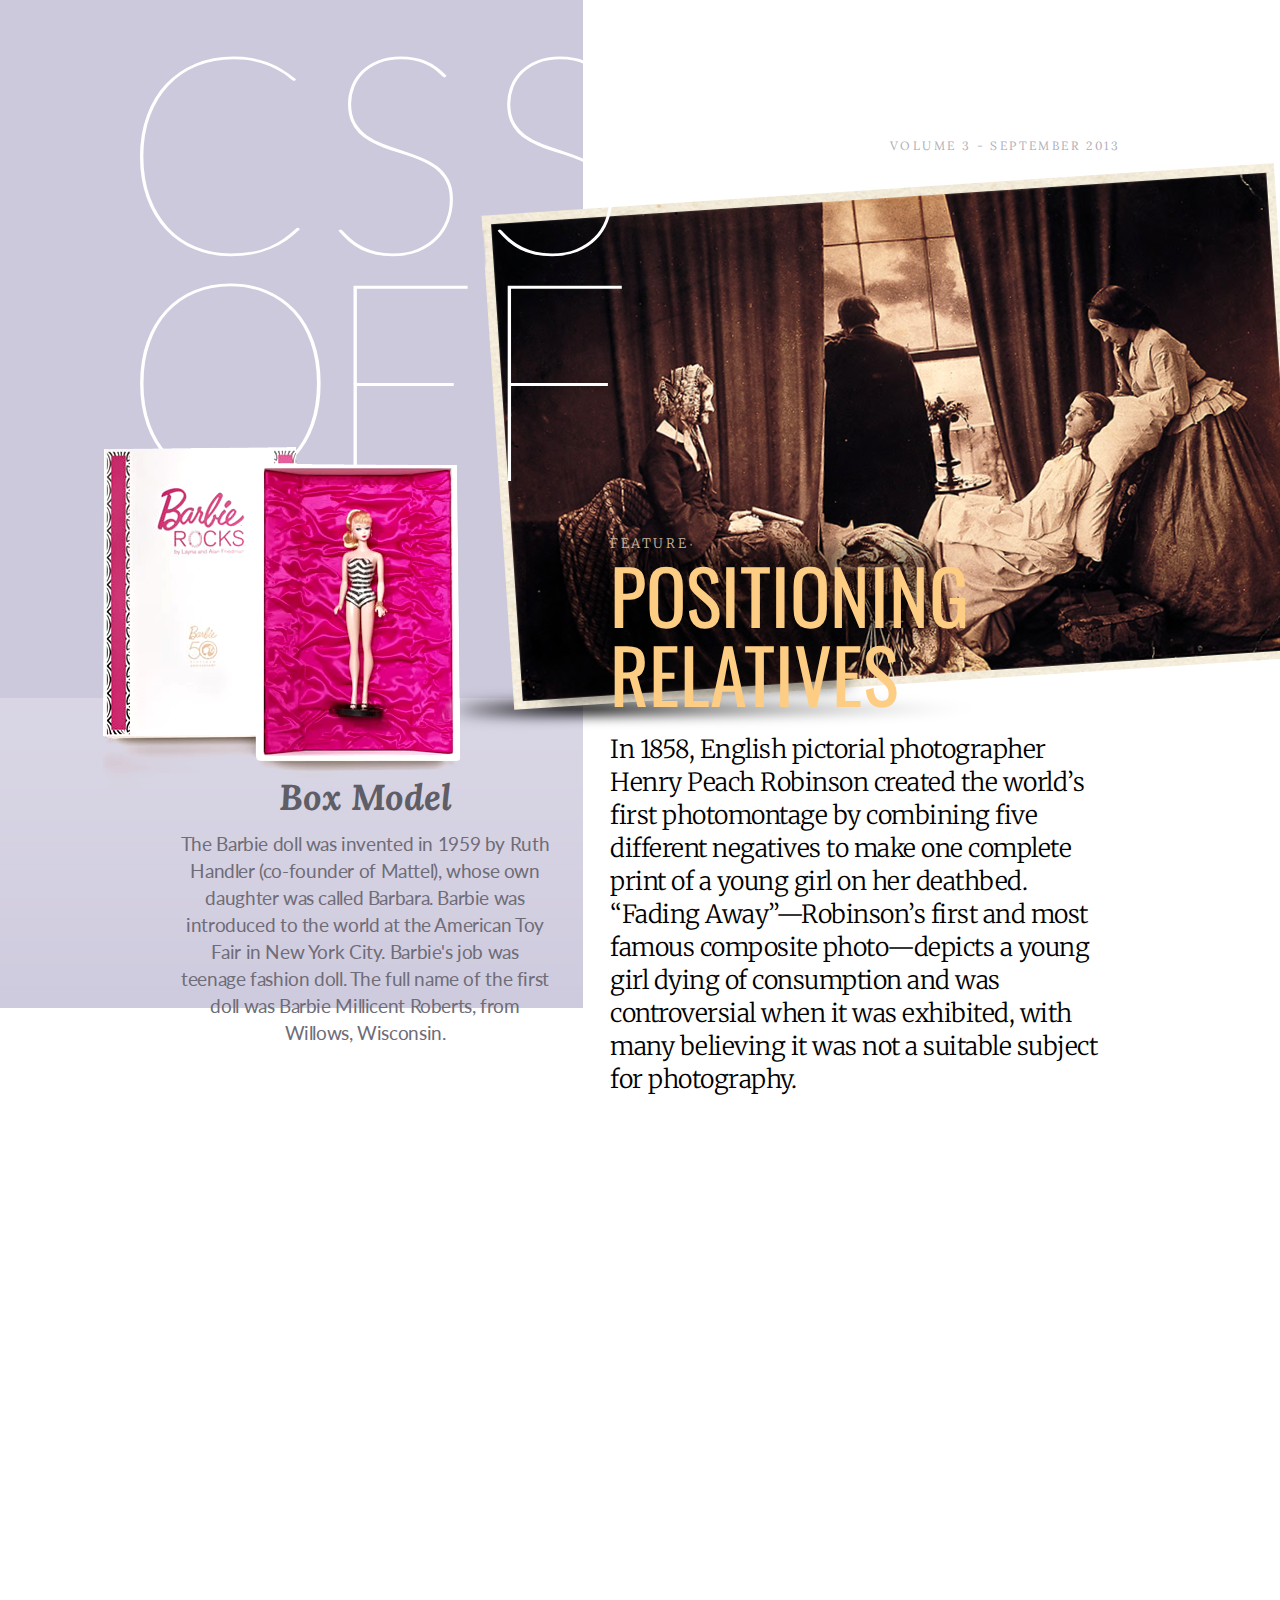
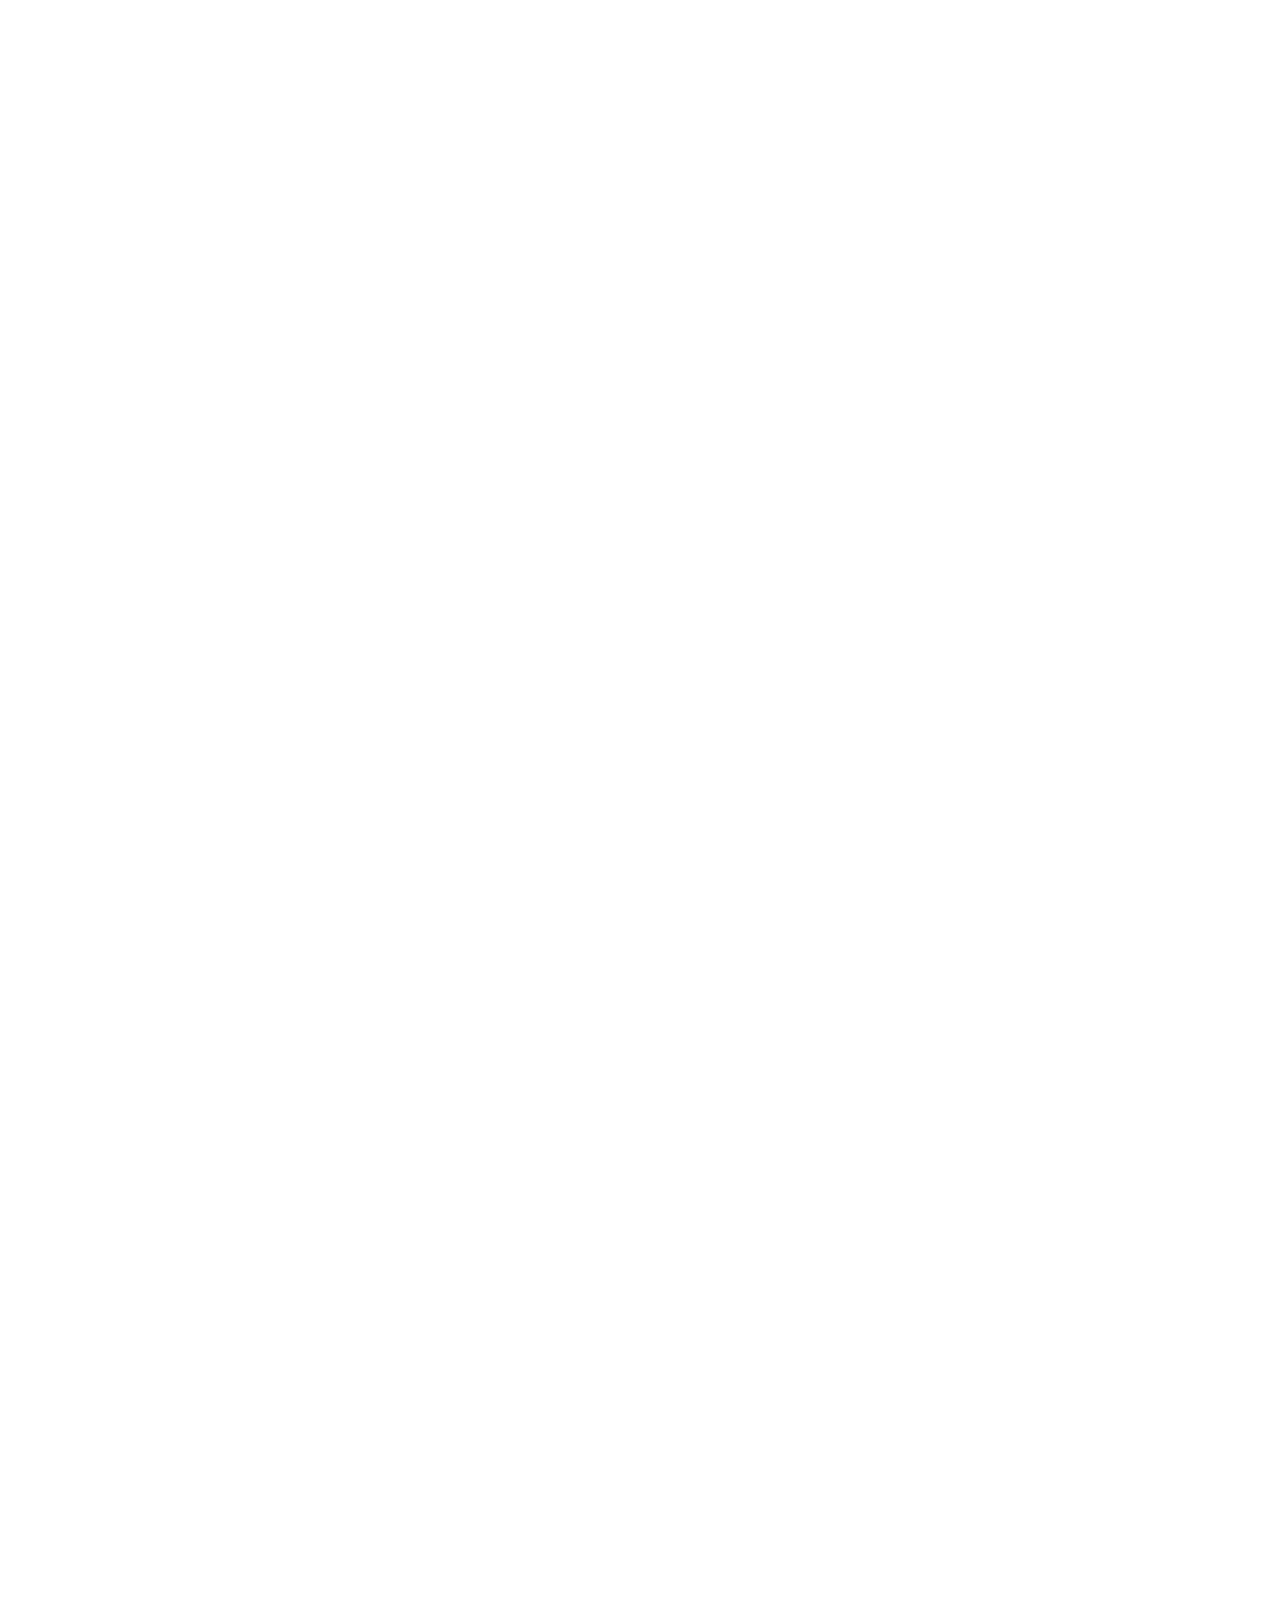
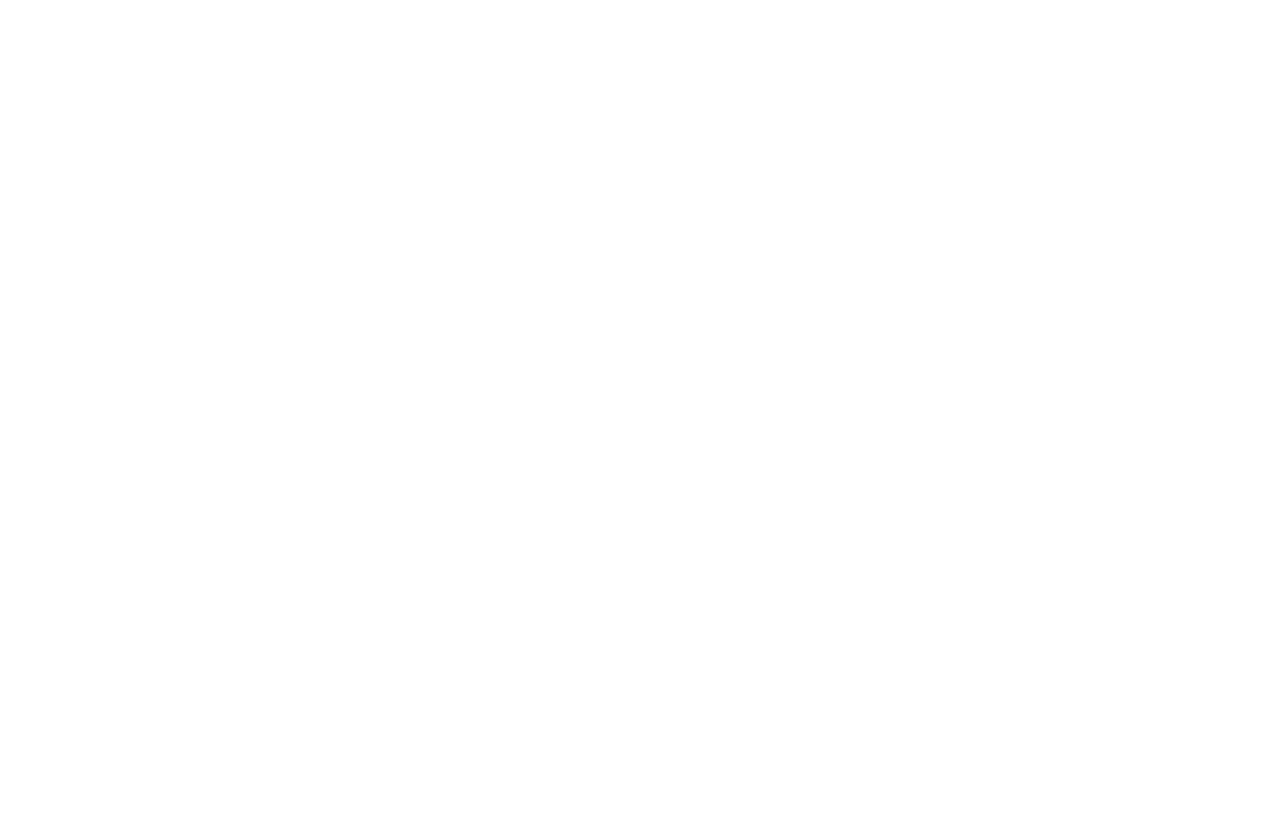
<file: index.html>
<!doctype html>
<html>
	<head>
		<meta charset="utf-8"> 
		<title>CSS OFF - Volume 3 - September 2013</title>
		<meta name="author" content="J. Thomas">
		<meta name="viewport" content="width=device-width, initial-scale=1.0">
		<link href="http://fonts.googleapis.com/css?family=Lato:100,400,700|Lora:400,400italic,700italic|Oswald:400|Merriweather:900,300" rel="stylesheet" type="text/css">
		<link rel="stylesheet" href="css/style.css" type="text/css">
		<!--[if IE 8]>
			<style type="text/css">
				header, aside, section, footer{ display: block;}
			</style>
			<script type="text/javascript">
				document.createElement('header');
				document.createElement('section');
				document.createElement('aside');
				document.createElement('footer');
				</script>
		<!--<![endif]-->
		<link rel="icon" href="favicon.ico">
	</head>
	<body>
		<div id="preview" style=""></div>
		<div id="masthead">
			<div id="title-background" class="animated"></div>
			<div id="barbie-background" class="animated"></div>
			<div class="wrap">
				<header>
					<h1 id="title" class="animated">CSS<br>O<span>f</span>f</h1>
					<p id="volume" class="animated">Volume 3 - September 2013</p>
				</header>
				<div id="feature">
					<div id="feature-image">
						<img class="animated" src="img/henry-peach-robinson-fading-away.png" alt="Henry Peach Robinson's painting 'Fading Away'">
					</div>
					<div id="feature-content">
						<p id="feature-label" class="animated">Feature</p>
						<h2 id="feature-title" class="animated">Positioning Relatives</h2>
						<p id="feature-text" class="animated">In 1858, English pictorial photographer Henry Peach Robinson created the world&rsquo;s first photomontage by combining five different negatives to make one complete print of a young girl on her deathbed. &ldquo;Fading Away&rdquo;&mdash;Robinson&rsquo;s first and most famous composite photo&mdash;depicts a young girl dying of consumption and was controversial when it was exhibited, with many believing it was not a suitable subject for photography.</p>
					</div>
				</div>
				<div id="barbie">
					<div id="barbie-image" class="animated">
						<img src="img/barbie-rocks-box.png" alt="Barbie Rocks box, with both the cover and the inside content">
					</div>
					<h3 id="barbie-title" class="animated">Box Model</h3>
					<p id="barbie-text" class="animated">The Barbie doll was invented in 1959 by Ruth Handler (co-founder of Mattel), whose own daughter was called Barbara. Barbie was introduced to the world at the American Toy Fair in New York City. Barbie's job was teenage fashion doll. The full name of the first doll was Barbie Millicent Roberts, from Willows, Wisconsin.</p>
				</div>
				<div style="clear: both;"></div>
			</div>
		</div>
		<div class="wrap">
			<aside id="staying-afloat">
				<h3 id="staying-afloat-title" class="animated">Staying afloat</h3>
				<p id="staying-afloat-text" class="animated">Lobsterman John Aldridge fell into the shark-infested water of Long Island while his crewmates were asleep. He was kept afloat for more than 12 hours by his rubber boots, which he used as flotation devices. The coast guard rescued him 43 miles south of Montauk where he fell off his vessel.</p>
				<img id="staying-afloat-image" class="animated" src="img/green-boots.png" alt="Green boots">
			</aside>
			<section id="bullets">
				<h2 id="bullets-title" class="animated">
					<strong>List style: bullets.</strong>
					<em>a round-up of popular ammunition</em>
				</h2>
				<ul id="bullets-list">
					<li>
						<img src="img/bullet-remington-69.png" alt="Remington bullet .223 69gr BTHP">
						<p>
							<span class="bullet-size"><span>.223</span></span>
							<span class="bullet-name"><span>Remington</span></span>
							<span class="bullet-weight"><span>69gr BTHP</span></span>
						</p>
					</li>
					<li>
						<img src="img/bullet-winchester-168.png" alt="Winchester bullet .308 168gr BTHP">
						<p>
							<span class="bullet-size"><span>.308</span></span>
							<span class="bullet-name"><span>Winchester</span></span>
							<span class="bullet-weight"><span>168gr BTHP</span></span>
						</p>
					</li>
					<li id="bullet-russian-154">
						<img src="img/bullet-russian-154.png" alt="Russian bullet 7.62×39mm 154gr JSP">
						<p>
							<span class="bullet-size"><span>7.62×39mm</span></span>
							<span class="bullet-name"><span>Russian</span></span>
							<span class="bullet-weight"><span>154gr JSP</span></span>
						</p>
					</li>
					<li id="bullet-thumper-220">
						<img src="img/bullet-thumper-220.png" alt="Thumper bullet 7.62 220gr RN">
						<p>
							<span class="bullet-size"><span>7.62</span></span>
							<span class="bullet-name"><span>Thumper</span></span>
							<span class="bullet-weight"><span>220gr RN</span></span>
						</p>
					</li>
					<li id="bullet-thumper-240">
						<img src="img/bullet-thumper-240.png" alt="Thumper bullet 7.62 240gr BTHP">
						<p>
							<span class="bullet-size"><span>7.62</span></span>
							<span class="bullet-name"><span>Thumper</span></span>
							<span class="bullet-weight"><span>240gr BTHP</span></span>
						</p>
					</li>
				</ul>
			</section>
			<section id="abbey-road">
				<h2 id="abbey-road-title" class="animated">Displaying (famous) blocks</h2>
				<div id="abbey-road-image" class="animated">
					<a id="abbey-road-map" class="animated">
						<img src="img/map.png" alt="Abbey Road map excerpt">
					</a>
					<img src="img/abbey-road-cover.png" alt="The Beatles' 'Abbey Road' album cover">
				</div>
				<p id="abbey-road-text" class="animated">
					Abbey Road is a thoroughfare located in the borough of Camden and the City of Westminster in London, running roughly northwest to southeast through St. John&rsquo;s Wood, near Lord&rsquo;s Cricket Ground. It is part of the B507. This road is best known for the Abbey Road Studios and the 1969 album, Abbey Road, by The Beatles.
					<small>Photo: <a href="goo.gl/h44dc9">goo.gl/h44dc9</a></small>
				</p>
			</section>
			<section id="immigration">
				<div id="immigration-people">
					<img src="img/person-italian.png" alt="Italian male">
					<img src="img/person-indian.png" alt="Indian female">
					<img src="img/person-asian.png" alt="Asian male">
					<img src="img/person-blonde.png" alt="Blonde female">
				</div>
				<h2 id="immigration-title" class="animated">Border Bottom Line</h2>
				<h3 id="immigration-subtitle" class="animated">Awful immigration laws from around the world.</h3>
				<div id="immigration-content">
					<p><strong>Italy</strong> penalizes illegal immigrants with a fine of &euro;5,000-10,000 and allows immigration officials to detain them for up to 6 months.</p>
					<p><strong>Switzerland</strong> immediately deports all convicted criminals from other countries and potentially even their family members.</p>
					<p><strong>Australia</strong> detains all non-citizens without a valid visa.</p>
					<p><strong>Japan</strong> is allowed to pay $3,000 to each unemployed Latin American immigrant of Japanese descent and $2,000 to each of that unemployed worker&rsquo;s family members to return to their country of origin.</p>
					<p id="immigration-last">The <strong>United Arab Emirates</strong> prohibits foreigners from engaging in any sort of labor union-like activity, resulting in harsh living conditions, 80-hour work weeks, back-breaking manual labor, and below-minimum-wage pay.</p>
				</div>
			</section>
			<section id="transformers" class="animated">
				<div id="transformers-image">
					<img class="animated" src="img/transformers-bluray-box.png" alt="'Transformers: Revenge of the Fallen' Bluray box">
				</div>
				<h3 id="transformers-title" class="animated"><span class="animated">Transformers</span> <em class="animated">Revenge of the fallen</em></h3>
				<p id="transformers-summary" class="animated">A noisy, underplotted, and overlong special effects extravaganza that lacks a human touch.</p>
				<div id="transformers-rating" class="animated">
					<p id="transformers-rating-label">Rotten Tomato <span>Rating</span></p>
					<strong id="transformers-rating-value">20<span>%</span></strong>
					<div id="transformers-rating-bar">
						<p id="transformers-rating-bar-value" class="animated"><span class="animated">20%</span></p>
					</div>
				</div>
				<div id="transformers-ticket">
					<h4 id="transformers-ticket-title" class="animated"><span>World premiere</span></h4>
					<p id="transformers-ticket-venue">Den Haag Theatre</p>
					<p id="transformers-ticket-location">The Netherlands</p>
					<p id="transformers-ticket-date">June 23, 2011</p>
				</div>
			</section>
			<section id="overflow">
				<h2 id="overflow-title" class="animated"><img src="img/overflow.png" alt="'Overflow' text floating in water"></h2>
				<div id="overflow-content">
					<p>On the night of Aug 8, 1975, a line of people frantically piled sandbags atop Henan Province's Banqiao Dam while being battered by the worst storm ever recorded in the region. They were in a race with the rapidly rising Ru River to save the dam and the millions of people that lay sleeping downstream. It was a race they were about to lose.</p>
					<p>Just after 1:00 am, the sky cleared and stars emerged from behind the storm clouds. There was an eerie calm as someone yelled, &quot;The water level is going down! The flood is retreating!&quot;</p>
					<p id="overflow-last">There was little chance to enjoy that calm. One survivor recalled that a few seconds later it &quot;sounded like the sky was collapsing and the earth was cracking.&quot; The equivalent of 280,000 Olympic-sized swimming pools burst through the crumbling dam, taking with it entire towns and as many as 171,000 lives.</p>
				</div>
			</section>
			<footer class="animated">
				<p class="animated"><strong>2013 CSSOff</strong>, Volume 3</p>
				<address class="animated">
					<strong>Route Gregory</strong>, Building 31<br>
					01630 Pr&eacute;vessin-Mo&euml;ns, France<br>
					+41 22 767 61 11
				</address>
			</footer>
		</div>
		<script src="js/jquery-1.10.2.min.js"></script>
		<script src="js/scripts.js"></script>
	</body>
</html>
</file>
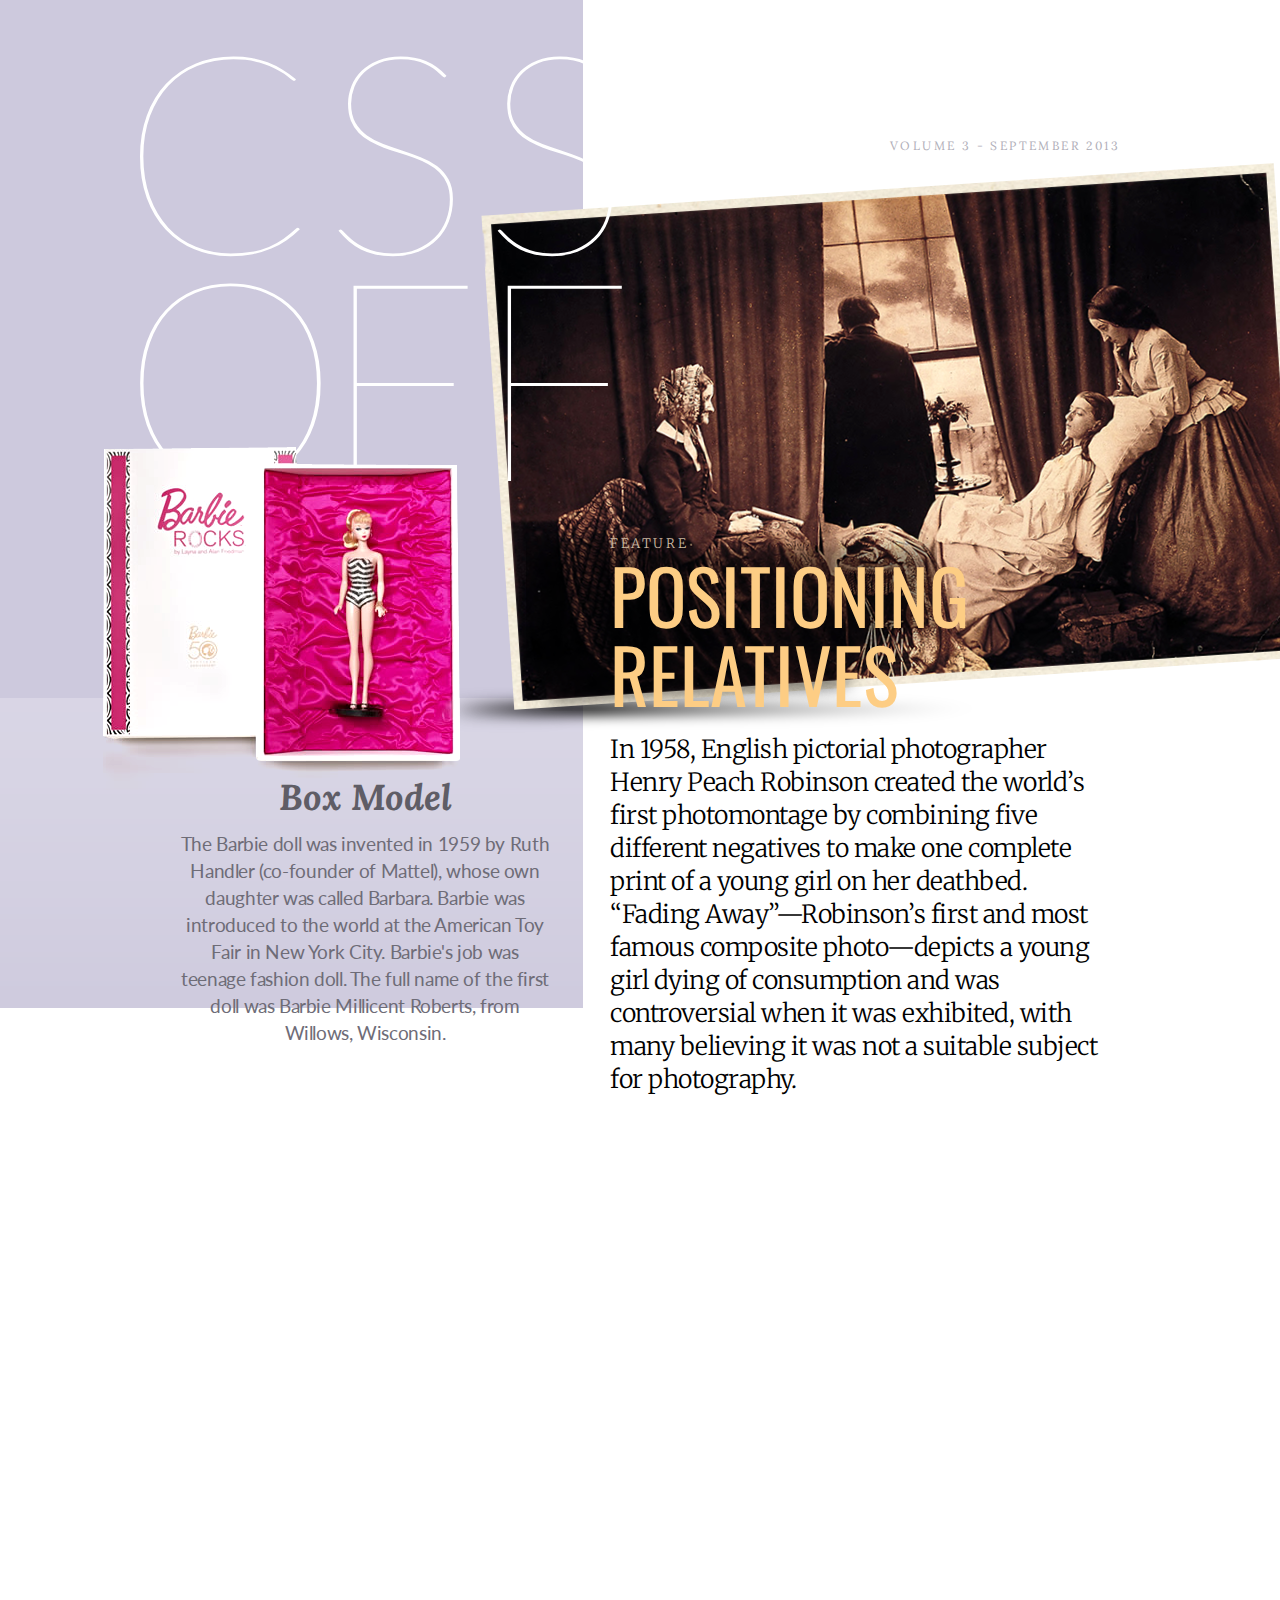
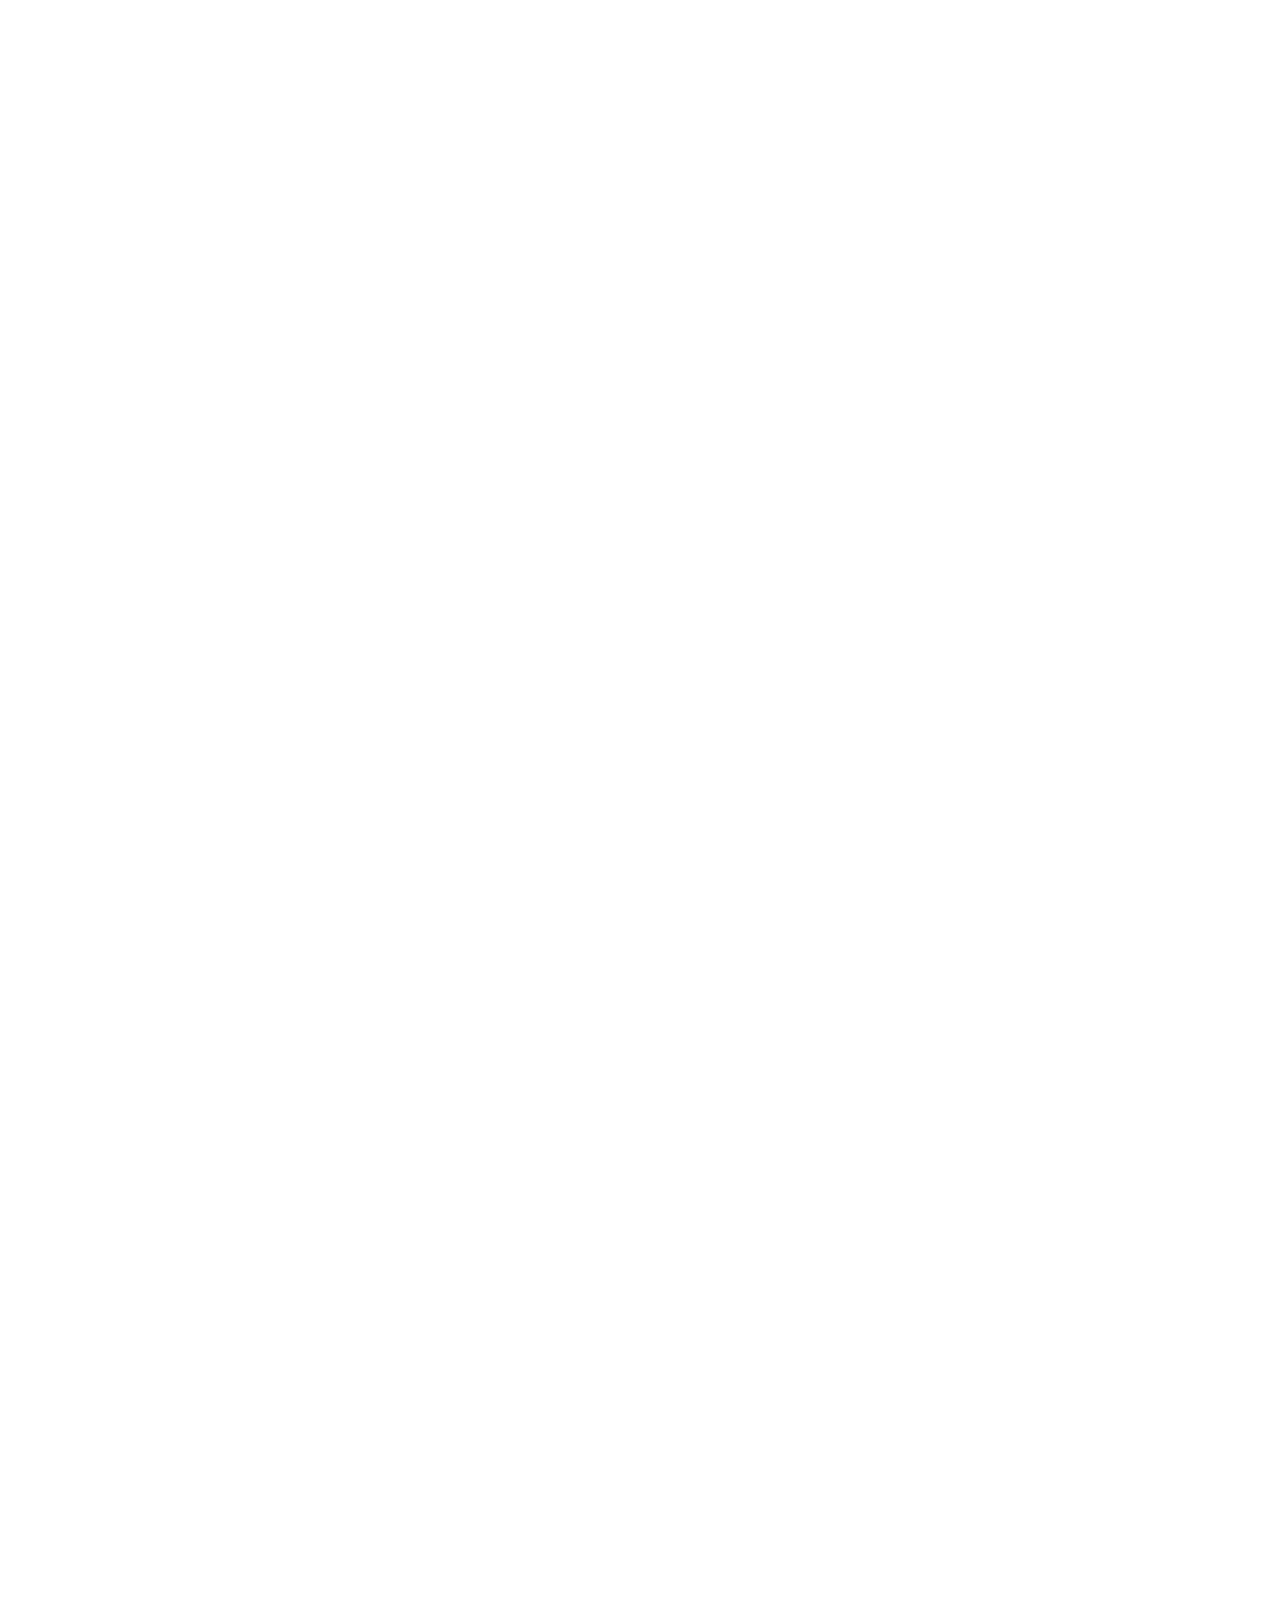
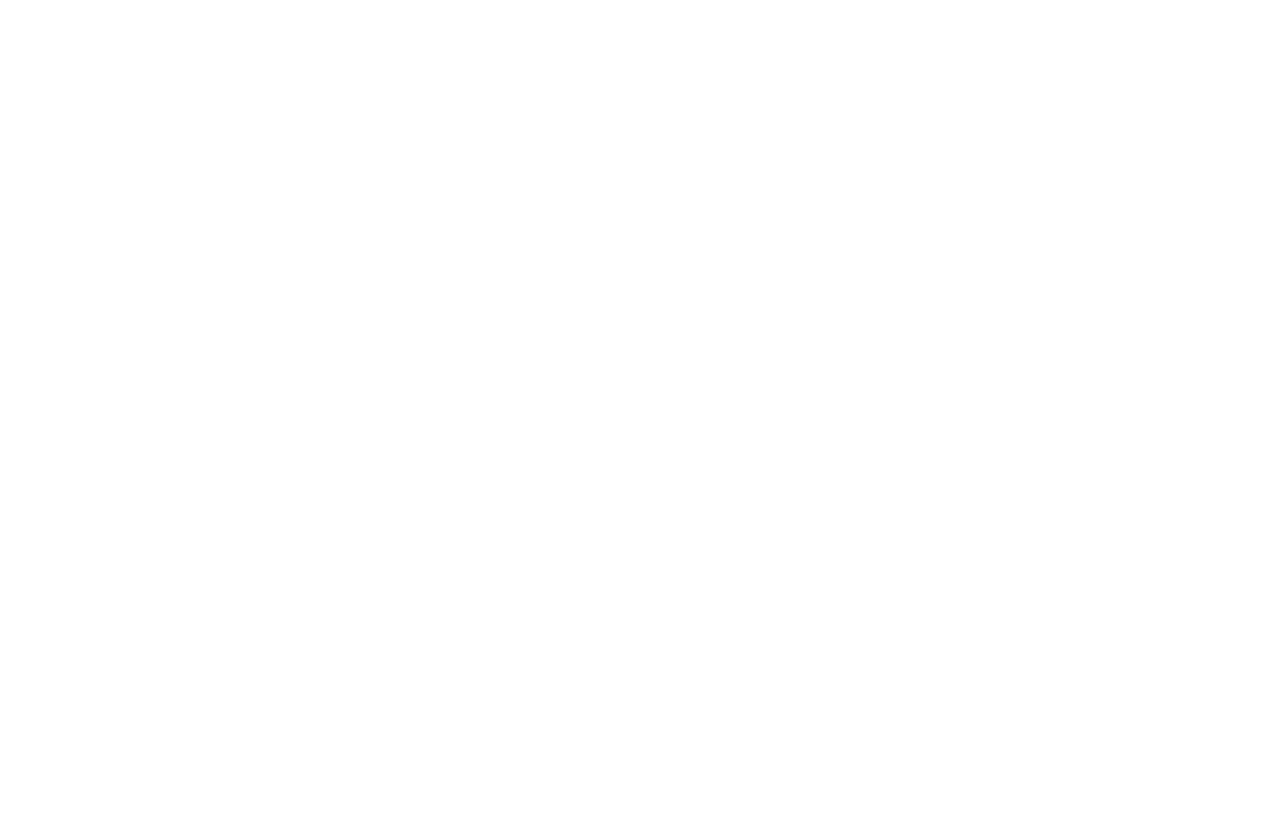
<file: css-off-2013.html>
<!doctype html>
<html>
	<head>
		<meta charset="utf-8"> 
		<title>CSS OFF - Volume 3 - September 2013</title>
		<meta name="author" content="J. Thomas">
		<meta name="viewport" content="width=device-width, initial-scale=1.0">
		<link href="http://fonts.googleapis.com/css?family=Lato:100,400,700|Lora:400,400italic,700italic|Oswald:400|Merriweather:900,300" rel="stylesheet" type="text/css">
		<link rel="stylesheet" href="css/style.css" type="text/css">
		<!--[if IE 8]>
			<style type="text/css">
				header, aside, section, footer{ display: block;}
			</style>
			<script type="text/javascript">
				document.createElement('header');
				document.createElement('section');
				document.createElement('aside');
				document.createElement('footer');
				</script>
		<!--<![endif]-->
		<link rel="icon" href="favicon.ico">
	</head>
	<body>
		<div id="preview" style=""></div>
		<div id="masthead">
			<div id="title-background" class="animated"></div>
			<div id="barbie-background" class="animated"></div>
			<div class="wrap">
				<header>
					<h1 id="title" class="animated">CSS<br>O<span>f</span>f</h1>
					<p id="volume" class="animated">Volume 3 - September 2013</p>
				</header>
				<div id="feature">
					<div id="feature-image">
						<img class="animated" src="img/henry-peach-robinson-fading-away.png" alt="Henry Peach Robinson's painting 'Fading Away'">
					</div>
					<div id="feature-content">
						<p id="feature-label" class="animated">Feature</p>
						<h2 id="feature-title" class="animated">Positioning Relatives</h2>
						<p id="feature-text" class="animated">In 1958, English pictorial photographer Henry Peach Robinson created the world&rsquo;s first photomontage by combining five different negatives to make one complete print of a young girl on her deathbed. &ldquo;Fading Away&rdquo;&mdash;Robinson&rsquo;s first and most famous composite photo&mdash;depicts a young girl dying of consumption and was controversial when it was exhibited, with many believing it was not a suitable subject for photography.</p>
					</div>
				</div>
				<div id="barbie">
					<div id="barbie-image" class="animated">
						<img src="img/barbie-rocks-box.png" alt="Barbie Rocks box, with both the cover and the inside content">
					</div>
					<h3 id="barbie-title" class="animated">Box Model</h3>
					<p id="barbie-text" class="animated">The Barbie doll was invented in 1959 by Ruth Handler (co-founder of Mattel), whose own daughter was called Barbara. Barbie was introduced to the world at the American Toy Fair in New York City. Barbie's job was teenage fashion doll. The full name of the first doll was Barbie Millicent Roberts, from Willows, Wisconsin.</p>
				</div>
				<div style="clear: both;"></div>
			</div>
		</div>
		<div class="wrap">
			<aside id="staying-afloat">
				<h3 id="staying-afloat-title" class="animated">Staying afloat</h3>
				<p id="staying-afloat-text" class="animated">Lobsterman John Aldridge fell into the shark-infested water of Long Island while his crewmates were asleep. He was kept afloat for more than 12 hours by his rubber boots, which he used as flotation devices. The coast guard rescued him 43 miles south of Montauk where he fell off his vessel.</p>
				<img id="staying-afloat-image" class="animated" src="img/green-boots.png" alt="Green boots">
			</aside>
			<section id="bullets">
				<h2 id="bullets-title" class="animated">
					<strong>List style: bullets.</strong>
					<em>a round-up of popular ammunition</em>
				</h2>
				<ul id="bullets-list">
					<li>
						<img src="img/bullet-remington-69.png" alt="Remington bullet .223 69gr BTHP">
						<p>
							<span class="bullet-size"><span>.223</span></span>
							<span class="bullet-name"><span>Remington</span></span>
							<span class="bullet-weight"><span>69gr BTHP</span></span>
						</p>
					</li>
					<li>
						<img src="img/bullet-winchester-168.png" alt="Winchester bullet .308 168gr BTHP">
						<p>
							<span class="bullet-size"><span>.308</span></span>
							<span class="bullet-name"><span>Winchester</span></span>
							<span class="bullet-weight"><span>168gr BTHP</span></span>
						</p>
					</li>
					<li id="bullet-russian-154">
						<img src="img/bullet-russian-154.png" alt="Russian bullet 7.62×39mm 154gr JSP">
						<p>
							<span class="bullet-size"><span>7.62×39mm</span></span>
							<span class="bullet-name"><span>Russian</span></span>
							<span class="bullet-weight"><span>154gr JSP</span></span>
						</p>
					</li>
					<li id="bullet-thumper-220">
						<img src="img/bullet-thumper-220.png" alt="Thumper bullet 7.62 220gr RN">
						<p>
							<span class="bullet-size"><span>7.62</span></span>
							<span class="bullet-name"><span>Thumper</span></span>
							<span class="bullet-weight"><span>220gr RN</span></span>
						</p>
					</li>
					<li id="bullet-thumper-240">
						<img src="img/bullet-thumper-240.png" alt="Thumper bullet 7.62 240gr BTHP">
						<p>
							<span class="bullet-size"><span>7.62</span></span>
							<span class="bullet-name"><span>Thumper</span></span>
							<span class="bullet-weight"><span>240gr BTHP</span></span>
						</p>
					</li>
				</ul>
			</section>
			<section id="abbey-road">
				<h2 id="abbey-road-title" class="animated">Displaying (famous) blocks</h2>
				<div id="abbey-road-image" class="animated">
					<a id="abbey-road-map" class="animated">
						<img src="img/map.png" alt="Abbey Road map excerpt">
					</a>
					<img src="img/abbey-road-cover.png" alt="The Beatles' 'Abbey Road' album cover">
				</div>
				<p id="abbey-road-text" class="animated">
					Abbey Road is a thoroughfare located in the borough of Camden and the City of Westminster in London, running roughly northwest to southeast through St. John&rsquo;s Wood, near Lord&rsquo;s Cricket Ground. It is part of the B507. This road is best known for the Abbey Road Studios and the 1969 album, Abbey Road, by The Beatles.
					<small>Photo: <a href="goo.gl/h44dc9">goo.gl/h44dc9</a></small>
				</p>
			</section>
			<section id="immigration">
				<div id="immigration-people">
					<img src="img/person-italian.png" alt="Italian male">
					<img src="img/person-indian.png" alt="Indian female">
					<img src="img/person-asian.png" alt="Asian male">
					<img src="img/person-blonde.png" alt="Blonde female">
				</div>
				<h2 id="immigration-title" class="animated">Border Bottom Line</h2>
				<h3 id="immigration-subtitle" class="animated">Awful immigration laws from around the world.</h3>
				<div id="immigration-content">
					<p><strong>Italy</strong> penalizes illegal immigrants with a fine of &euro;5,000-10,000 and allows immigration officials to detain them for up to 6 months.</p>
					<p><strong>Switzerland</strong> immediately deports all convicted criminals from other countries and potentially even their family members.</p>
					<p><strong>Australia</strong> detains all non-citizens without a valid visa.</p>
					<p><strong>Japan</strong> is allowed to pay $3,000 to each unemployed Latin American immigrant of Japanese descent and $2,000 to each of that unemployed worker&rsquo;s family members to return to their country of origin.</p>
					<p id="immigration-last">The <strong>United Arab Emirates</strong> prohibits foreigners from engaging in any sort of labor union-like activity, resulting in harsh living conditions, 80-hour work weeks, back-breaking manual labor, and below-minimum-wage pay.</p>
				</div>
			</section>
			<section id="transformers" class="animated">
				<div id="transformers-image">
					<img class="animated" src="img/transformers-bluray-box.png" alt="'Transformers: Revenge of the Fallen' Bluray box">
				</div>
				<h3 id="transformers-title" class="animated"><span class="animated">Transformers</span> <em class="animated">Revenge of the fallen</em></h3>
				<p id="transformers-summary" class="animated">A noisy, underplotted, and overlong special effects extravaganza that lacks a human touch.</p>
				<div id="transformers-rating" class="animated">
					<p id="transformers-rating-label">Rotten Tomato <span>Rating</span></p>
					<strong id="transformers-rating-value">20<span>%</span></strong>
					<div id="transformers-rating-bar">
						<p id="transformers-rating-bar-value" class="animated"><span class="animated">20%</span></p>
					</div>
				</div>
				<div id="transformers-ticket">
					<h4 id="transformers-ticket-title" class="animated"><span>World premiere</span></h4>
					<p id="transformers-ticket-venue">Den Haag Theatre</p>
					<p id="transformers-ticket-location">The Netherlands</p>
					<p id="transformers-ticket-date">June 23, 2011</p>
				</div>
			</section>
			<section id="overflow">
				<h2 id="overflow-title" class="animated"><img src="img/overflow.png" alt="'Overflow' text floating in water"></h2>
				<div id="overflow-content">
					<p>On the night of Aug 8, 1975, a line of people frantically piled sandbags atop Henan Province's Banqiao Dam while being battered by the worst storm ever recorded in the region. They were in a race with the rapidly rising Ru River to save the dam and the millions of people that lay sleeping downstream. It was a race they were about to lose.</p>
					<p>Just after 1:00 am, the sky cleared and stars emerged from behind the storm clouds. There was an eerie calm as someone yelled, &quot;The water level is going down! The flood is retreating!&quot;</p>
					<p id="overflow-last">There was little chance to enjoy that calm. One survivor recalled that a few seconds later it &quot;sounded like the sky was collapsing and the earth was cracking.&quot; The equivalent of 280,000 Olympic-sized swimming pools burst through the crumbling dam, taking with it entire towns and as many as 171,000 lives.</p>
				</div>
			</section>
			<footer class="animated">
				<p class="animated"><strong>2013 CSSOff</strong>, Volume 3</p>
				<address class="animated">
					<strong>Route Gregory</strong>, Building 31<br>
					01630 Pr&eacute;vessin-Mo&euml;ns, France<br>
					+41 22 767 61 11
				</address>
			</footer>
		</div>
		<script src="js/jquery-1.10.2.min.js"></script>
		<script src="js/scripts.js"></script>
	</body>
</html>
</file>
<file: css/style.css>
body, div, dl, dt, dd, ul, ol, li, h1, h2, h3, h4, h5, h6, pre, form, fieldset, input, textarea, p, blockquote, th, td{ margin: 0; padding: 0;}
table{ border-collapse: collapse; border-spacing: 0;}
fieldset, img{ border: 0;}
address, caption, cite, code, dfn, var{ font-style: normal; font-weight: normal;}
ol, ul{ list-style: none;}
caption, th{ text-align: left;}
h1, h2, h3, h4, h5, h6{ font-size: 100%; font-weight: normal;}
q:before, q:after{ content: '';}
abbr, acronym{ border: 0;}

html{ min-width: 300px; overflow-x: hidden; overflow-y: scroll;}
body{ background: white; color: black; font: 16px/1 Oswald, Arial, sans-serif;}
a{ color: #449fdb; cursor: pointer; text-decoration: none;}
a:hover{ text-decoration: none;}
img{ max-width: 100%;}

/* Fonts */

#title, #barbie-text, #staying-afloat-text, #bullets-title em, #overflow, footer p{ font-family: Lato, Arial, sans-serif;}
#volume, #barbie-title, #transformers-summary{ font-family: Lora, Georgia, serif;}
#feature-label, #feature-text, #abbey-road-text, #immigration-content, footer address{ font-family: Merriweather, Georgia, serif; font-weight: 300;}

/* Shared */

#transformers-rating-bar-value{ overflow: hidden; text-indent: -290486px;}

/* Common */

.wrap{ margin: 0 auto; position: relative; width: 960px;}

/* Header */

#preview{ background: url(../cssoff-2013.png) no-repeat center top; display: none; height: 4040px; left: 50%; margin-left: -640px; opacity: 0.75; position: absolute; top: 0; width: 1280px; z-index: 100;}

#masthead{ margin-bottom: 32px;}
#title-background,
#barbie-background{ background: #cdc9dd; height: 698px; left: 0; margin-left: -57px; position: absolute; top: 0; width: 50%; z-index: 10;}
#barbie-background{ background: url(barbie-floor.png) repeat-x center top; height: 310px; top: 698px;z-index: 20;}
#title{ color: white; font-size: 279px; font-weight: 100; left: -39px; letter-spacing: 0.04em; line-height: 227px; position: absolute; text-transform: uppercase; top: 33px; z-index: 70;}
#title span{ margin: 0 -14px 0 -30px;}
#volume{ color: #b0aeb8; font-size: 12px; letter-spacing: 0.2em; position: absolute; right: 0; top: 140px; text-transform: uppercase; z-index: 70;}

#feature{ float: right; margin-top: 189px; position: relative; width: 510px;}
#feature-image{ height: 495px; position: relative; right: 113px; z-index: 40;}
#feature-image img{ max-width: 794px; position: relative; z-index: 40;}
#feature-image:after{ background: url(feature-image-shadow.png) no-repeat 0 0; bottom: -49px; display: block; content: ' '; height: 46px; left: -68px; position: absolute; width: 543px; z-index: 30;}
#feature-content{ margin-top: -147px; position: relative;}
#feature-content:before{ background: url(feature-shield.png) no-repeat 0 0; content: ' '; display: block; height: 188px; left: -84px; position: absolute; top: -14px; width: 411px; z-index: 50;}
#feature-content p,
#feature-title{ position: relative; z-index: 60;}
#feature-label{ color: #cbb8a0; font-size: 13px; letter-spacing: 0.2em; margin-bottom: 5px; text-transform: uppercase;}
#feature-title{ color: #fdcd84; font-size: 75px; line-height: 79px; margin-bottom: 20px; text-transform: uppercase;}
#feature-text{ font-size: 25px; letter-spacing: -0.02em; line-height: 33px;}

#barbie{ float: left; margin-top: 696px; padding-top: 83px; position: relative; text-align: center; width: 410px; z-index: 80;}
#barbie-image{ left: -57px; position: absolute; top: -249px; z-index: 80;}
#barbie-title{ color: #5f5d66; font-size: 36px; font-style: italic; font-weight: 700; margin-bottom: 15px; position: relative; z-index: 90;}
#barbie-text{ color: #6e6c77; font-size: 19px; letter-spacing: -0.02em; line-height: 27px; padding: 0 20px; position: relative; z-index: 90;}

#staying-afloat{ clear: both; float: left; margin-bottom: -27px; position: relative; text-align: right; width: 160px; z-index: 30;}
#staying-afloat-title,
#staying-afloat-text{ padding-right: 20px;}
#staying-afloat-title{ color: #24795a; font-size: 21px; letter-spacing: -0.02em;}
#staying-afloat-text{ color: #464646; font-size: 14px; letter-spacing: -0.02em; line-height: 19px; margin: 10px 0 17px 18px;}

#bullets{ float: right; width: 800px;}
#bullets-title{ border: solid #e5e5e5; border-width: 1px 0; font-size: 12px; overflow: hidden; padding: 15px 0; text-align: center; text-transform: uppercase;}
#bullets-title strong{ color: #a97d35; font-size: 15px; font-weight: 400; letter-spacing: 0.04em; margin-right: 5px; vertical-align: middle;}
#bullets-title em{ color: #e0c167; font-style: normal; font-weight: 700; letter-spacing: 0.08em;}
#bullets-list{ padding-top: 16px;}
#bullets-list li{ box-shadow: 1px 0 0 #e5e5e5; color: #e0e0e0; float: left; padding-bottom: 86px; position: relative; width: 20%;}
#bullets-list li:last-child{ box-shadow: none;}
#bullets-list img{ position: relative; z-index: 10;}
#bullets-list p{ bottom: 0; font-size: 28px; left: 0; letter-spacing: -0.025em; line-height: 1; position: absolute; text-align: center; width: 100%;}
#bullets-list p span{ display: block; margin-bottom: 0.05em;}
#bullets-list p span span{ display: inline; margin-bottom: 0;}
#bullets-list .bullet-size{ font-size: 79px;}
#bullets-list .bullet-name{ text-transform: uppercase;}
#bullets-list .bullet-weight{ font-size: 32px; margin-bottom: 0;}
#bullet-russian-154 .bullet-size{ font-size: 31px;}
#bullet-russian-154 .bullet-name{ font-size: 40px;}
#bullet-russian-154 .bullet-weight{ font-size: 39px;}
#bullet-thumper-220 .bullet-size,
#bullet-thumper-240 .bullet-size{ font-size: 87px;}
#bullet-thumper-220 .bullet-name,
#bullet-thumper-240 .bullet-name{ font-size: 38px;}
#bullet-thumper-220 .bullet-weight{ font-size: 40px;}
#bullet-thumper-240 .bullet-weight{ font-size: 32px;}

#abbey-road{ clear: both; position: relative; z-index: 20;}
#abbey-road-title{ background: #524741; box-shadow: 0 6px 0 rgba(0, 0, 0, 0.2); color: white; font-size: 49px; padding: 33px; position: relative; text-align: center; text-transform: uppercase;}
#abbey-road-image{ overflow: hidden; position: relative; z-index: 10;}
#abbey-road-image img{ display: block;}
#abbey-road-map,
#abbey-road-map img,
#abbey-road-map:before,
#abbey-road-map:after{ bottom: 0; display: block; height: 130px; position: absolute; right: 0; width: 130px;}
#abbey-road-map{ background: none; content: ''; height: 200px; overflow: hidden; width: 200px;}
#abbey-road-map:before{ background: url(page-corner.png); content: ' '; z-index: 10;}
#abbey-road-map:after{ background: url(corner-shadow.png); content: ' ';}
#abbey-road-text{ background: #71625a; color: white; font-size: 26px; letter-spacing: -0.02em; line-height: 35px; padding: 25px;}
#abbey-road-text small,
#abbey-road-text small a{ color: #b8b1ad;}
#abbey-road-text small{ display: block; font-size: 18px; margin-top: 1em;}
#abbey-road-text small a:hover{ color: white;}

#immigration{ float: left; position: relative; width: 720px;}
#immigration:after{ background: #e5e5e5; bottom: 110px; content: ' '; height: 100%; position: absolute; right: 0; width: 1px; z-index: 10;}
#immigration-people{ position: relative;}
#immigration-people img{ float: left; position: relative;}
#immigration-people img:nth-child(2){ left: 1px;}
#immigration-people img:nth-child(3){ left: 4px;}
#immigration-people img:nth-child(4){ left: 18px;}
#immigration-title{ clear: left; font-size: 82px; padding: 15px 20px 20px 0; text-transform: uppercase;}
#immigration-subtitle{ font-size: 39px; margin-bottom: 12px; padding: 41px 0 23px; position: relative;}
#immigration-subtitle:before,
#immigration-subtitle:after{ background: black; content: ' '; height: 21px; left: 0; position: absolute; top: 0; width: 700px;}
#immigration-subtitle:after{ bottom: 0; height: 3px; top: auto;}
#immigration-content{ font-size: 22px; letter-spacing: -0.02em; line-height: 29px; padding-right: 20px;}
#immigration-content p{ display: inline; position: relative;}
#immigration-content p:after{ content: ' • '; font-size: 41px; vertical-align: bottom;}
#immigration-content p:last-child:after{ display: none;}
#immigration-content strong{ font-weight: 900;}

#transformers{ background: #3a83bb; color: white; float: right; margin-top: 15px; position: relative; text-align: center; text-transform: uppercase; width: 225px; z-index: 30;}
#transformers-image{ margin: -66px 0 20px; position: relative;}
#transformers-image img{ position: relative; z-index: 30;}
#transformers-image:before{ background: url(bluray-shadow.png) no-repeat 0 0; bottom: -50px; content: ' '; height: 114px; position: absolute; right: -40px; width: 298px;}
#transformers-image:after{ background: url(bluray-text-shadow.png) no-repeat 0 0; bottom: -120px; content: ' '; height: 142px; position: absolute; right: 0; width: 202px;}
#transformers-title{ border-bottom: 8px solid #619bc8; font-size: 31px; margin: 0 15px; padding-bottom: 15px; position: relative; z-index: 10;}
#transformers-title span,
#transformers-title em{ display: inline-block;}
#transformers-title em{ font-size: 21px; font-style: normal;}
#transformers-summary{ font-size: 16px; font-style: italic; letter-spacing: -0.02em; line-height: 24px; margin: 15px 15px 20px; text-align: left; text-transform: none;}
#transformers-rating{ border: dashed #234f70; border-width: 2px 0; box-shadow: 0 5px 0 #3476a8 inset,  0 -5px 0 #3476a8 inset; padding: 20px 0 25px 15px;}
#transformers-rating-label{ color: #88aed1; float: left; font-size: 14px;}
#transformers-rating-label span{ display: block; font-size: 32px;}
#transformers-rating-value{ float: right; font-size: 54px; font-weight: 400; margin-bottom: 15px; position: relative; top: -5px;}
#transformers-rating-value span{ display: inline-block; position: relative; right: 5px;}
#transformers-rating-bar{ clear: both; height: 8px; margin-right: 15px; position: relative;}
#transformers-rating-bar-value{ background: #619cc9; clear: both; height: 100%; position: relative;}
#transformers-rating-bar-value span{ background: white; display: block; height: 100%; left: 0; position: absolute; top: 0; width: 20%;}
#transformers-ticket{ overflow: hidden; padding: 20px 0 27px; position: relative;}
#transformers-ticket:after{ background: white; border-radius: 14px; bottom: -14px; content: ' '; display: block; height: 28px; left: 50%; margin-left: -14px; position: absolute; width: 28px;}
#transformers-ticket-title{ background: #619cc9; color: #88aed1; height: 13px; font-size: 14px; letter-spacing: 0.02em; line-height: 13px; margin: 0 10px 10px;}
#transformers-ticket-title span{ background: #3a83bb; padding: 0 0.5em;}
#transformers-ticket p{ margin-top: 5px;}
#transformers-ticket-venue{ font-size: 27px;}
#transformers-ticket-location{ color: #88aed1; font-size: 28px;}
#transformers-ticket-date{ font-size: 39px;}

#overflow{ clear: both; color: #5e6c74; font-size: 16px; letter-spacing: -0.02em; line-height: 26px; padding-bottom: 80px; position: relative; top: -20px; z-index: 30;}
#overflow-title{ position: relative;}
#overflow-title img{ display: block; height: 407px; left: 50%; margin-left: -556px; max-width: 1112px; position: absolute; top: 0; width: 1112px;}
#overflow-content{ padding-top: 182px;}
#overflow-content p{ clear: both; width: 700px;}
#overflow-content p:first-child{ float: right; margin-bottom: -8px; padding-right: 15px; text-align: right;}
#overflow-content p:nth-child(2){ margin-bottom: 28px;}
#overflow-content p:last-child{ margin-left: 120px;}

footer{ border-top: 1px solid #e5e5e5; clear: both; color: #989898; font-size: 13px; letter-spacing: -0.01em; line-height: 19px; padding: 20px 0; text-align: right;}
footer address strong{ font-weight: 900;}
footer p{ color: #bababa; float: left; font-size: 17px; font-weight: 400; text-align: left;}
footer p strong{ color: #666;}

/* CSS 3 */

::selection{ background: #cdc9dd; color: white;}
#title::selection, #title span::selection, #barbie *::selection{ background: white; color: #cdc9dd;}
#feature *::selection{ background: #fdcd84; color: white;}
#staying-afloat *::selection{ background: #24795a; color: white;}
#bullets *::selection{ background: #e0c167; color: white;}
#abbey-road *::selection{ background: white; color: #71625a;}
#immigration *::selection{ background: black; color: white;}
#transformers *::selection{ background: white; color: #3a83bb;}
#overflow *::selection{ background: #5e6c74; color: white;}

::-moz-selection{ background: #cdc9dd; color: white;}
#title::-moz-selection, #title span::-moz-selection, #barbie *::-moz-selection{ background: white; color: #cdc9dd;}
#feature *::-moz-selection{ background: #fdcd84; color: white;}
#staying-afloat *::-moz-selection{ background: #24795a; color: white;}
#bullets *::-moz-selection{ background: #e0c167; color: white;}
#abbey-road *::-moz-selection{ background: white; color: #71625a;}
#immigration *::-moz-selection{ background: black; color: white;}
#transformers *::-moz-selection{ background: white; color: #3a83bb;}
#overflow *::-moz-selection{ background: #5e6c74; color: white;}

img, #bullets li p, #transformers-title, #transformers-rating, #transformers-ticket *, #overflow-content p{ transition: all 250ms ease-out; -webkit-transition: all 250ms ease-out;}
#abbey-road-map:before, #abbey-road-map:after, #abbey-road-map img{ transition: all 125ms ease-out; -webkit-transition: all 125ms ease-out;}
a, footer, footer *{ transition: background 250ms ease-out, border 250ms ease-out, color 250ms ease-out; -webkit-transition: background 250ms ease-out, border 250ms ease-out, color 250ms ease-out;}
#immigration-content p, #transformers-rating-value{ transition: opacity 250ms ease-out; -webkit-transition: opacity 250ms ease-out;}
#feature-image img{ transform: rotate(-3.8deg); -webkit-transform: rotate(-3.8deg);}
#transformers-rating-value span{ transform: scale(0.8, 1); -webkit-transform: scale(0.8, 1);}
#overflow-content p:first-child{ transform: rotate(2.1deg); -webkit-transform: rotate(2.1deg);}
#overflow-content p:nth-child(2){ transform: rotate(-0.7deg); -webkit-transform: rotate(-0.7deg);}
#overflow-content p:last-child{ transform: rotate(0.9deg); -webkit-transform: rotate(0.9deg);}

/* Hover */

.stop#staying-afloat img:hover{ transform: rotate(-3.8deg) scale(1.25, 1.25); -webkit-transform: rotate(-3.8deg) scale(1.25, 1.25);}

.stop#bullets li:hover img{ bottom: 50px; transform: scale(1.25, 1.25); -webkit-transform: scale(1.25, 1.25);}
.stop#bullets li:hover{ color: #e0c167;}
.stop#bullets li:hover p{ bottom: -50px;}

.stop #abbey-road-map:hover img{ bottom: 5px; right: -7px; transform: rotate(-3.8deg) scale(1.5, 1.5); -webkit-transform: rotate(-3.8deg) scale(1.5, 1.5);}
.stop #abbey-road-map:hover:after{ bottom: 5px; right: 26px; transform: rotate(-3.8deg) scale(2, 2); -webkit-transform: rotate(-3.8deg) scale(2, 2);}
.stop #abbey-road-map:hover:before{ bottom: 21px; right: 11px; transform: rotate(-3.8deg) scale(1.25, 1.25); -webkit-transform: rotate(-3.8deg) scale(1.25, 1.25);}

.stop #immigration-people:hover img{ margin-top: -80px; padding-bottom: 80px;}
.stop #immigration-people img:hover{ margin-top: 0; padding-bottom: 0;}
.stop #immigration-content:hover p{ opacity: 0.25;}
.stop #immigration-content p:hover{ opacity: 1;}

.stop #transformers-image img:hover ~ *{ background: red; opacity: 1;}
.stop #transformers-title:hover,
.stop #transformers-rating:hover{ border-color: white;}
.stop #transformers-rating:hover #transformers-rating-label,
.stop #transformers-ticket:hover #transformers-ticket-title,
.stop #transformers-ticket:hover #transformers-ticket-location{ color: white;}
.stop #transformers-ticket:hover #transformers-ticket-title{ background: white;}

.stop #overflow-content p:hover{ transform: rotate(0deg); -webkit-transform: rotate(0deg);}

footer:hover{ border-top-color: #989898;}
footer p:hover, footer address:hover{ color: #666;}

/* Animations */

@keyframes fade-in{
  0%{ opacity: 0;}
  100%{ opacity: 1;}
}

@keyframes right{
  0%{ opacity: 0; transform: translateX(-100%);}
  100%{ opacity: 1; transform: translateX(0);}
}

@keyframes left{
  0%{ opacity: 0; transform: translateX(100%);}
  100%{ opacity: 1; transform: translateX(0);}
}

@keyframes up{
  0%{ opacity: 0; transform: translateY(20px);}
  100%{ opacity: 1; transform: translateY(0);}
}

@keyframes up-inline{
  0%{ opacity: 0; top: 20px;}
  100%{ opacity: 1; top: 0;}
}

@keyframes down{
  0%{ opacity: 0; transform: translateY(-20px);}
  100%{ opacity: 1; transform: translateY(0);}
}

@keyframes full-down{
  0%{ opacity: 0; transform: translateY(-100%);}
  100%{ opacity: 1; transform: translateY(0);}
}

@keyframes full-up{
  0%{ opacity: 0; transform: translateY(100%);}
  100%{ opacity: 1; transform: translateY(0);}
}

@keyframes rotate-image{
  0%{ opacity: 0; transform: rotate(0deg) translateY(-20px);}
  100%{ opacity: 1; transform: rotate(-3.8deg) translateY(0);}
}

@keyframes scale-x{
  0%{ opacity: 0; transform: scale(0, 1);}
  100%{ opacity: 1; transform: scale(1, 1);}
}

@keyframes scale-y{
  0%{ opacity: 0; transform: scale(1, 0);}
  100%{ opacity: 1; transform: scale(1, 1);}
}

@keyframes grow{
  0%{ opacity: 0; transform: scale(0, 0);}
  100%{ opacity: 1; transform: scale(1, 1);}
}

@keyframes bounce{
  0%{ transform: translateY(0);}
  50%{ transform: translateY(-20px);}
  100%{ transform: translateY(0);}
}

@keyframes gentle-bounce{
  0%{ transform: translateY(0);}
  50%{ transform: translateY(-5px);}
  100%{ transform: translateY(0);}
}

@keyframes bounce-shadow{
  0%{ transform: scale(1, 1);}
  50%{ transform: scale(0.75, 0.75);}
  100%{ transform: scale(1, 1);}
}

@keyframes bounce-fade{
  0%{ opacity: 1;}
  50%{ opacity: 0.5;}
  100%{ opacity: 1;}
}

@keyframes progress{
  0%{  width: 0;}
  100%{ width: 100%;}
}

@keyframes progress-20{
  0%{  width: 0;}
  100%{ width: 20%;}
}

/* Specific animations */

@keyframes background{
  0%{ transform: translateX(-100%);}
  100%{ transform: translateX(0);}
}

@keyframes boots{
  0%{ opacity: 0; transform: rotate(15deg) scale(1.25, 1.25);}
  100%{ opacity: 1; transform: rotate(0deg) scale(1, 1);}
}

@keyframes bullets-list{
  0%{ transform: scale(0, 0);}
  100%{ transform: scale(1, 1);}
}

@keyframes corner{
  0%{ opacity: 0; transform: translate(20px, 20px);}
  100%{ opacity: 1; transform: translate(0, 0);}
}

@keyframes transformers-title{
  0%{ border-bottom-color: transparent;}
  100%{ border-bottom-color: #619bc8;}
}

@keyframes immigration-borders{
  0%{ opacity: 0; width: 0;}
  100%{ opacity: 1; width: 700px;}
}

@keyframes overflow-1{
  0%{ opacity: 0; transform: rotate(0deg);}
  100%{ opacity: 1; transform: rotate(2.1deg);}
}

@keyframes overflow-2{
  0%{ opacity: 0; transform: rotate(0deg);}
  100%{ opacity: 1; transform: rotate(-0.7deg);}
}

@keyframes overflow-3{
  0%{ opacity: 0; transform: rotate(0deg);}
  100%{ opacity: 1; transform: rotate(0.9deg);}
}

#feature-image:after,
#feature-content:before,
#bullets-list li,
#immigration-people img,
#immigration-subtitle:before,
#immigration-subtitle:after,
#immigration-content p,
#immigration:after,
#transformers-image:before,
#transformers-image:after,
#transformers-ticket p,
#transformers-ticket:after,
#overflow-content p,
.animated{ animation-duration: 1000ms; animation-fill-mode: both; animation-timing-function: ease;}

.start #title-background{ animation-name: background; animation-timing-function: cubic-bezier(0.2, 0.8, 0.2, 1);}
.start #title{ animation-delay: 250ms; animation-name: right; animation-timing-function: cubic-bezier(0.2, 0.8, 0.2, 1);}
.start #volume{ animation-delay: 500ms; animation-name: left; animation-timing-function: cubic-bezier(0.2, 0.8, 0.2, 1);}
.start #feature-image img{ animation-delay: 1000ms; animation-name: rotate-image;}
.start #feature-image:after{ animation-delay: 1000ms; animation-name: up;}
.start #feature-content:before{ animation-delay: 1000ms; animation-name: fade-in;}
.start #feature-label{ animation-delay: 1250ms; animation-name: down;}
.start #feature-title{ animation-delay: 1500ms; animation-name: down;}
.start #feature-text{ animation-delay: 1750ms; animation-name: down;}
.start #barbie-background{ animation-delay: 1750ms; animation-name: background;}
.start #barbie-image{ animation-delay: 2000ms; animation-name: down;}
.start #barbie-title{ animation-delay: 2250ms; animation-name: down;}
.start #barbie-text{ animation-delay: 2500ms; animation-name: down;}
.start #staying-afloat-title{ animation-delay: 0ms; animation-name: down;}
.start #staying-afloat-text{ animation-delay: 250ms; animation-name: down;}
.start#staying-afloat img{ animation-delay: 500ms; animation-name: boots;}
.start #bullets-title{ animation-delay: 750ms; animation-name: scale-x; animation-timing-function: cubic-bezier(0.2, 0.8, 0.2, 1);}
.start #bullets-list li{ animation-delay: 1250ms; animation-name: bullets-list; animation-timing-function: cubic-bezier(0, 1.5, 0.25, 1);}
.start #bullets-list li:nth-child(2){ animation-delay: 1500ms;}
.start #bullets-list li:nth-child(3){ animation-delay: 1750ms;}
.start #bullets-list li:nth-child(4){ animation-delay: 2000ms;}
.start #bullets-list li:nth-child(5){ animation-delay: 2250ms;}
.start #abbey-road-title{ animation-delay: 0ms; animation-name: scale-y; animation-timing-function: cubic-bezier(0.2, 0.8, 0.2, 1);}
.start #abbey-road-image{ animation-delay: 250ms; animation-name: fade-in;}
.start #abbey-road-map{ animation-delay: 1000ms; animation-name: corner;}
.start #abbey-road-text{ animation-delay: 750ms; animation-name: down;}
.start #immigration-people img{ animation-delay: 0ms; animation-name: down;}
.start #immigration-people img:nth-child(2){ animation-delay: 250ms;}
.start #immigration-people img:nth-child(3){ animation-delay: 500ms;}
.start #immigration-people img:nth-child(4){ animation-delay: 750ms;}
.start #immigration-title,
.start #immigration-subtitle{ animation-name: scale-y; animation-timing-function: cubic-bezier(0.2, 0.8, 0.2, 1);}
.start #immigration-title{ animation-delay: 750ms;}
.start #immigration-subtitle{ animation-delay: 1000ms;}
.start #immigration-subtitle:before,
.start #immigration-subtitle:after{ animation-name: immigration-borders; animation-timing-function: cubic-bezier(0.8, 0.2, 0.2, 0.8);}
.start #immigration-subtitle:before{ animation-delay: 1000ms;}
.start #immigration-subtitle:after{ animation-delay: 1250ms;}
.start #immigration-content p{ animation-delay: 1500ms; animation-name: up-inline;}
.start #immigration-content p:nth-child(2){ animation-delay: 1750ms;}
.start #immigration-content p:nth-child(3){ animation-delay: 2000ms;}
.start #immigration-content p:nth-child(4){ animation-delay: 2250ms;}
.start #immigration-content p:nth-child(5){ animation-delay: 2500ms;}
.start#immigration:after{ animation-delay: 5250ms; animation-name: fade-in;}
.start#transformers{ animation-delay: 2500ms; animation-name: fade-in;}
.start #transformers-image img{ animation-delay: 2750ms; animation-name: full-down; animation-timing-function: cubic-bezier(0, 1.5, 0.25, 1);}
.start #transformers-image:before{ animation-delay: 2750ms; animation-name: grow; animation-timing-function: cubic-bezier(0, 1.5, 0.25, 1);}
.start #transformers-image:after{ animation-delay: 2750ms; animation-name: fade-in;}
.start #transformers-title{ animation-delay: 3500ms; animation-name: transformers-title;}
.start #transformers-title span,
.start #transformers-title em{ animation-name: scale-y; animation-timing-function: cubic-bezier(0.2, 0.8, 0.2, 1);}
.start #transformers-title span{ animation-delay: 3000ms;}
.start #transformers-title em{ animation-delay: 3250ms;}
.start #transformers-summary{ animation-delay: 3750ms; animation-name: up;}
.start #transformers-rating{ animation-delay: 4000ms; animation-name: scale-y;}
.start #transformers-rating-bar-value{ animation-delay: 4250ms; animation-name: progress;}
.start #transformers-rating-bar-value span{ animation-delay: 4500ms; animation-name: progress-20;}
.start #transformers-ticket-title,
.start #transformers-ticket p{ animation-delay: 4500ms; animation-name: scale-y;}
.start #transformers-ticket p{ animation-delay: 4625ms;}
.start #transformers-ticket p:nth-child(3){ animation-delay: 4750ms;}
.start #transformers-ticket p:nth-child(4){ animation-delay: 4875ms;}
.start #transformers-ticket:after{ animation-delay: 5000ms; animation-name: up;}
.start #overflow-title{ animation-delay: 0ms; animation-name: up;}
.start #overflow-content p:first-child{ animation-delay: 250ms; animation-name: overflow-1;}
.start #overflow-content p:nth-child(2){ animation-delay: 500ms; animation-name: overflow-2;}
.start #overflow-content p:last-child{ animation-delay: 750ms; animation-name: overflow-3;}
footer.start{ animation-delay: 0ms; animation-name: scale-y; animation-timing-function: cubic-bezier(0, 1.5, 0.25, 1);}
footer.start p{ animation-delay: 1000ms; animation-name: scale-y; animation-timing-function: cubic-bezier(0, 1.5, 0.25, 1);}
footer.start address{ animation-delay: 1500ms; animation-name: scale-y; animation-timing-function: cubic-bezier(0, 1.5, 0.25, 1);}

/* Hover animations */

.stop #transformers-image:hover img,
.stop #transformers-image:hover:before,
.stop #transformers-image:hover:after,
.stop#overflow:hover #overflow-title{ animation-delay: 0ms; animation-iteration-count: infinite; animation-timing-function: linear;}
.stop #transformers-image:hover img{ animation-name: bounce;}
.stop#overflow:hover #overflow-title{ animation-duration: 3000ms; animation-name: gentle-bounce;}
.stop #transformers-image:hover:before{ animation-name: bounce-shadow;}
.stop #transformers-image:hover:after{ animation-name: bounce-fade;}

@-webkit-keyframes fade-in{
  0%{ opacity: 0;}
  100%{ opacity: 1;}
}

@-webkit-keyframes right{
  0%{ opacity: 0; -webkit-transform: translateX(-100%);}
  100%{ opacity: 1; -webkit-transform: translateX(0);}
}

@-webkit-keyframes left{
  0%{ opacity: 0; -webkit-transform: translateX(100%);}
  100%{ opacity: 1; -webkit-transform: translateX(0);}
}

@-webkit-keyframes up{
  0%{ opacity: 0; -webkit-transform: translateY(20px);}
  100%{ opacity: 1; -webkit-transform: translateY(0);}
}

@-webkit-keyframes up-inline{
  0%{ opacity: 0; top: 20px;}
  100%{ opacity: 1; top: 0;}
}

@-webkit-keyframes down{
  0%{ opacity: 0; -webkit-transform: translateY(-20px);}
  100%{ opacity: 1; -webkit-transform: translateY(0);}
}

@-webkit-keyframes full-down{
  0%{ opacity: 0; -webkit-transform: translateY(-100%);}
  100%{ opacity: 1; -webkit-transform: translateY(0);}
}

@-webkit-keyframes full-up{
  0%{ opacity: 0; -webkit-transform: translateY(100%);}
  100%{ opacity: 1; -webkit-transform: translateY(0);}
}

@-webkit-keyframes rotate-image{
  0%{ opacity: 0; -webkit-transform: rotate(0deg) translateY(-20px);}
  100%{ opacity: 1; -webkit-transform: rotate(-3.8deg) translateY(0);}
}

@-webkit-keyframes scale-x{
  0%{ opacity: 0; -webkit-transform: scale(0, 1);}
  100%{ opacity: 1; -webkit-transform: scale(1, 1);}
}

@-webkit-keyframes scale-y{
  0%{ opacity: 0; -webkit-transform: scale(1, 0);}
  100%{ opacity: 1; -webkit-transform: scale(1, 1);}
}

@-webkit-keyframes grow{
  0%{ opacity: 0; -webkit-transform: scale(0, 0);}
  100%{ opacity: 1; -webkit-transform: scale(1, 1);}
}

@-webkit-keyframes bounce{
  0%{ -webkit-transform: translateY(0);}
  50%{ -webkit-transform: translateY(-20px);}
  100%{ -webkit-transform: translateY(0);}
}

@-webkit-keyframes gentle-bounce{
  0%{ -webkit-transform: translateY(0);}
  50%{ -webkit-transform: translateY(-5px);}
  100%{ -webkit-transform: translateY(0);}
}

@-webkit-keyframes bounce-shadow{
  0%{ -webkit-transform: scale(1, 1);}
  50%{ -webkit-transform: scale(0.75, 0.75);}
  100%{ -webkit-transform: scale(1, 1);}
}

@-webkit-keyframes bounce-fade{
  0%{ opacity: 1;}
  50%{ opacity: 0.5;}
  100%{ opacity: 1;}
}

@-webkit-keyframes progress{
  0%{  width: 0;}
  100%{ width: 100%;}
}

@-webkit-keyframes progress-20{
  0%{  width: 0;}
  100%{ width: 20%;}
}

/* Specific animations */

@-webkit-keyframes background{
  0%{ -webkit-transform: translateX(-100%);}
  100%{ -webkit-transform: translateX(0);}
}

@-webkit-keyframes boots{
  0%{ opacity: 0; -webkit-transform: rotate(15deg) scale(1.25, 1.25);}
  100%{ opacity: 1; -webkit-transform: rotate(0deg) scale(1, 1);}
}

@-webkit-keyframes bullets-list{
  0%{ -webkit-transform: scale(0, 0);}
  100%{ -webkit-transform: scale(1, 1);}
}

@-webkit-keyframes corner{
  0%{ opacity: 0; -webkit-transform: translate(20px, 20px);}
  100%{ opacity: 1; -webkit-transform: translate(0, 0);}
}

@-webkit-keyframes transformers-title{
  0%{ border-bottom-color: transparent;}
  100%{ border-bottom-color: #619bc8;}
}

@-webkit-keyframes immigration-borders{
  0%{ opacity: 0; width: 0;}
  100%{ opacity: 1; width: 700px;}
}

@-webkit-keyframes overflow-1{
  0%{ opacity: 0; -webkit-transform: rotate(0deg);}
  100%{ opacity: 1; -webkit-transform: rotate(2.1deg);}
}

@-webkit-keyframes overflow-2{
  0%{ opacity: 0; -webkit-transform: rotate(0deg);}
  100%{ opacity: 1; -webkit-transform: rotate(-0.7deg);}
}

@-webkit-keyframes overflow-3{
  0%{ opacity: 0; -webkit-transform: rotate(0deg);}
  100%{ opacity: 1; -webkit-transform: rotate(0.9deg);}
}

#feature-image:after,
#feature-content:before,
#bullets-list li,
#immigration-people img,
#immigration-subtitle:before,
#immigration-subtitle:after,
#immigration-content p,
#immigration:after,
#transformers-image:before,
#transformers-image:after,
#transformers-ticket p,
#transformers-ticket:after,
#overflow-content p,
.animated{ -webkit-animation-duration: 1000ms; -webkit-animation-fill-mode: both; -webkit-animation-timing-function: ease;}

.start #title-background{ -webkit-animation-name: background; -webkit-animation-timing-function: cubic-bezier(0.2, 0.8, 0.2, 1);}
.start #title{ -webkit-animation-delay: 250ms; -webkit-animation-name: right; -webkit-animation-timing-function: cubic-bezier(0.2, 0.8, 0.2, 1);}
.start #volume{ -webkit-animation-delay: 500ms; -webkit-animation-name: left; -webkit-animation-timing-function: cubic-bezier(0.2, 0.8, 0.2, 1);}
.start #feature-image img{ -webkit-animation-delay: 1000ms; -webkit-animation-name: rotate-image;}
.start #feature-image:after{ -webkit-animation-delay: 1000ms; -webkit-animation-name: up;}
.start #feature-content:before{ -webkit-animation-delay: 1000ms; -webkit-animation-name: fade-in;}
.start #feature-label{ -webkit-animation-delay: 1250ms; -webkit-animation-name: down;}
.start #feature-title{ -webkit-animation-delay: 1500ms; -webkit-animation-name: down;}
.start #feature-text{ -webkit-animation-delay: 1750ms; -webkit-animation-name: down;}
.start #barbie-background{ -webkit-animation-delay: 1750ms; -webkit-animation-name: background;}
.start #barbie-image{ -webkit-animation-delay: 2000ms; -webkit-animation-name: down;}
.start #barbie-title{ -webkit-animation-delay: 2250ms; -webkit-animation-name: down;}
.start #barbie-text{ -webkit-animation-delay: 2500ms; -webkit-animation-name: down;}
.start #staying-afloat-title{ -webkit-animation-delay: 0ms; -webkit-animation-name: down;}
.start #staying-afloat-text{ -webkit-animation-delay: 250ms; -webkit-animation-name: down;}
.start#staying-afloat img{ -webkit-animation-delay: 500ms; -webkit-animation-name: boots;}
.start #bullets-title{ -webkit-animation-delay: 750ms; -webkit-animation-name: scale-x; -webkit-animation-timing-function: cubic-bezier(0.2, 0.8, 0.2, 1);}
.start #bullets-list li{ -webkit-animation-delay: 1250ms; -webkit-animation-name: bullets-list; -webkit-animation-timing-function: cubic-bezier(0, 1.5, 0.25, 1);}
.start #bullets-list li:nth-child(2){ -webkit-animation-delay: 1500ms;}
.start #bullets-list li:nth-child(3){ -webkit-animation-delay: 1750ms;}
.start #bullets-list li:nth-child(4){ -webkit-animation-delay: 2000ms;}
.start #bullets-list li:nth-child(5){ -webkit-animation-delay: 2250ms;}
.start #abbey-road-title{ -webkit-animation-delay: 0ms; -webkit-animation-name: scale-y; -webkit-animation-timing-function: cubic-bezier(0.2, 0.8, 0.2, 1);}
.start #abbey-road-image{ -webkit-animation-delay: 250ms; -webkit-animation-name: fade-in;}
.start #abbey-road-map{ -webkit-animation-delay: 1000ms; -webkit-animation-name: corner;}
.start #abbey-road-text{ -webkit-animation-delay: 750ms; -webkit-animation-name: down;}
.start #immigration-people img{ -webkit-animation-delay: 0ms; -webkit-animation-name: down;}
.start #immigration-people img:nth-child(2){ -webkit-animation-delay: 250ms;}
.start #immigration-people img:nth-child(3){ -webkit-animation-delay: 500ms;}
.start #immigration-people img:nth-child(4){ -webkit-animation-delay: 750ms;}
.start #immigration-title,
.start #immigration-subtitle{ -webkit-animation-name: scale-y; -webkit-animation-timing-function: cubic-bezier(0.2, 0.8, 0.2, 1);}
.start #immigration-title{ -webkit-animation-delay: 750ms;}
.start #immigration-subtitle{ -webkit-animation-delay: 1000ms;}
.start #immigration-subtitle:before,
.start #immigration-subtitle:after{ -webkit-animation-name: immigration-borders; -webkit-animation-timing-function: cubic-bezier(0.8, 0.2, 0.2, 0.8);}
.start #immigration-subtitle:before{ -webkit-animation-delay: 1000ms;}
.start #immigration-subtitle:after{ -webkit-animation-delay: 1250ms;}
.start #immigration-content p{ -webkit-animation-delay: 1500ms; -webkit-animation-name: up-inline;}
.start #immigration-content p:nth-child(2){ -webkit-animation-delay: 1750ms;}
.start #immigration-content p:nth-child(3){ -webkit-animation-delay: 2000ms;}
.start #immigration-content p:nth-child(4){ -webkit-animation-delay: 2250ms;}
.start #immigration-content p:nth-child(5){ -webkit-animation-delay: 2500ms;}
.start#immigration:after{ -webkit-animation-delay: 5250ms; -webkit-animation-name: fade-in;}
.start#transformers{ -webkit-animation-delay: 2500ms; -webkit-animation-name: fade-in;}
.start #transformers-image img{ -webkit-animation-delay: 2750ms; -webkit-animation-name: full-down; -webkit-animation-timing-function: cubic-bezier(0, 1.5, 0.25, 1);}
.start #transformers-image:before{ -webkit-animation-delay: 2750ms; -webkit-animation-name: grow; -webkit-animation-timing-function: cubic-bezier(0, 1.5, 0.25, 1);}
.start #transformers-image:after{ -webkit-animation-delay: 2750ms; -webkit-animation-name: fade-in;}
.start #transformers-title{ -webkit-animation-delay: 3500ms; -webkit-animation-name: transformers-title;}
.start #transformers-title span,
.start #transformers-title em{ -webkit-animation-name: scale-y; -webkit-animation-timing-function: cubic-bezier(0.2, 0.8, 0.2, 1);}
.start #transformers-title span{ -webkit-animation-delay: 3000ms;}
.start #transformers-title em{ -webkit-animation-delay: 3250ms;}
.start #transformers-summary{ -webkit-animation-delay: 3750ms; -webkit-animation-name: up;}
.start #transformers-rating{ -webkit-animation-delay: 4000ms; -webkit-animation-name: scale-y;}
.start #transformers-rating-bar-value{ -webkit-animation-delay: 4250ms; -webkit-animation-name: progress;}
.start #transformers-rating-bar-value span{ -webkit-animation-delay: 4500ms; -webkit-animation-name: progress-20;}
.start #transformers-ticket-title,
.start #transformers-ticket p{ -webkit-animation-delay: 4500ms; -webkit-animation-name: scale-y;}
.start #transformers-ticket p{ -webkit-animation-delay: 4625ms;}
.start #transformers-ticket p:nth-child(3){ -webkit-animation-delay: 4750ms;}
.start #transformers-ticket p:nth-child(4){ -webkit-animation-delay: 4875ms;}
.start #transformers-ticket:after{ -webkit-animation-delay: 5000ms; -webkit-animation-name: up;}
.start #overflow-title{ -webkit-animation-delay: 0ms; -webkit-animation-name: up;}
.start #overflow-content p:first-child{ -webkit-animation-delay: 250ms; -webkit-animation-name: overflow-1;}
.start #overflow-content p:nth-child(2){ -webkit-animation-delay: 500ms; -webkit-animation-name: overflow-2;}
.start #overflow-content p:last-child{ -webkit-animation-delay: 750ms; -webkit-animation-name: overflow-3;}
footer.start{ -webkit-animation-delay: 0ms; -webkit-animation-name: scale-y; -webkit-animation-timing-function: cubic-bezier(0, 1.5, 0.25, 1);}
footer.start p{ -webkit-animation-delay: 1000ms; -webkit-animation-name: scale-y; -webkit-animation-timing-function: cubic-bezier(0, 1.5, 0.25, 1);}
footer.start address{ -webkit-animation-delay: 1500ms; -webkit-animation-name: scale-y; -webkit-animation-timing-function: cubic-bezier(0, 1.5, 0.25, 1);}

/* Hover animations */

.stop #transformers-image:hover img,
.stop #transformers-image:hover:before,
.stop #transformers-image:hover:after,
.stop#overflow:hover #overflow-title{ -webkit-animation-delay: 0ms; -webkit-animation-iteration-count: infinite; -webkit-animation-timing-function: linear;}
.stop #transformers-image:hover img{ -webkit-animation-name: bounce;}
.stop#overflow:hover #overflow-title{ -webkit-animation-duration: 3000ms; -webkit-animation-name: gentle-bounce;}
.stop #transformers-image:hover:before{ -webkit-animation-name: bounce-shadow;}
.stop #transformers-image:hover:after{ -webkit-animation-name: bounce-fade;}

/* Responsiveness */

@media only screen and (max-width: 1000px) {
  .wrap{ width: 880px;}
  #feature{ width: 470px;}
  #feature-image{ right: 73px;}
  #feature-content:before{ left: -44px;}
  #barbie{ width: 370px;}
  #bullets{ width: 720px;}
  #bullets-list li span span{ font-size: 90%;}
  #immigration{ width: 640px;}
  #immigration-people img{ width: 20%;}
  #immigration-title{ font-size: 72px;}
  #immigration-subtitle{ font-size: 34px;}
  #immigration-subtitle:before, #immigration-subtitle:after{ max-width: 620px;}
}

@media only screen and (max-width: 920px) {
  .wrap{ width: 800px;}
  #feature{ margin-right: 30px; width: 390px;}
  #barbie{ width: 330px;}
  #bullets{ width: 640px;}
  #bullets-list li span span{ font-size: 80%;}
  #immigration{ width: 560px;}
  #immigration-title{ font-size: 63px;}
  #immigration-subtitle{ font-size: 30px;}
  #immigration-subtitle:before, #immigration-subtitle:after{ max-width: 540px;}
}

@media only screen and (max-width: 860px) {
  #barbie-background,
  #immigration:after,
  #transformers-image:after
  { display: none;}
  #feature,
  #barbie,
  #staying-afloat,
  #bullets,
  #immigration,
  #transformers,
  footer
  { float: none; margin: 0 20px; width: auto;}
  .wrap{ width: auto;}
  #title{ top: 0;}
  #title-background{ height: 548px;}
  #feature{ padding-top: 189px;}
  #feature-image{ right: 20px;}
  #feature-title{ margin-bottom: 100px;}
  #barbie{ background: url(barbie-floor.png) repeat-x center 240px;  margin: 20px 0 0; padding-top: 0;}
  #barbie-image{ position: static;}
  #staying-afloat{ text-align: left;}
  #staying-afloat-text{ margin-left: 0; margin-right: 0;}
  #bullets-list{ float: left; padding-bottom: 60px; width: 100%;}
  #bullets-list li span span{ font-size: 70%;}
  #immigration{ margin-bottom: 20px;}
  #immigration-subtitle:before, #immigration-subtitle:after{ max-width: 100%;}
  #transformers{ margin: 0;}
  #transformers-image{ margin: 0 auto 40px; width: 185px;}
  #overflow-title{ margin-bottom: -80px; text-align: center;}
  #overflow-title img{ height: auto; margin-left: -3%; max-width: 100%; position: static; width: auto;}
  #overflow-content{ margin: 0 20px; padding-top: 0;}
  #overflow-content p,
  #overflow-content p:first-child{ margin: 1em 0; width: 80%;}
}

@media only screen and (max-width: 740px) {
  #title-background,
  #feature-image:after,
  #feature-content:before
  { display: none;}
  #title{ background: #cdc9dd; position: static;}
  #volume{ background: white; padding: 1em;}
  #feature{ padding-top: 0;}
  #feature-image{ height: auto; position: static;}
  #feature-image img{ max-width: 100%; transform: rotate(0deg); -webkit-transform: rotate(0deg);}
  #feature-content{ margin-top: 2em;}
  #feature-title{ margin-bottom: 0.25em;}
  #bullets-list li{ border-bottom: 1px solid #e5e5e5; box-shadow: none; clear: both; float: none; padding-bottom: 20px; text-align: center; width: auto;}
  #bullets-list li p{ position: static;}
  #bullets-list li span span{ font-size: 100%;}
  #overflow-content p:last-child{ margin-left: 10%;}
}

@media only screen and (max-width: 480px) {
  #title{ font-size: 60px; line-height: 1; padding: 2em 0; text-align: center;}
  #title br{ display: none;}
  #title span{ margin: 0;}
  #volume{ padding: 2em; position: static; text-align: center;}
  #feature-title{ font-size: 45px; line-height: 1;}
  footer{ text-align: left;}
  footer p{ float: none; margin-bottom: 1em;}
}
</file>
